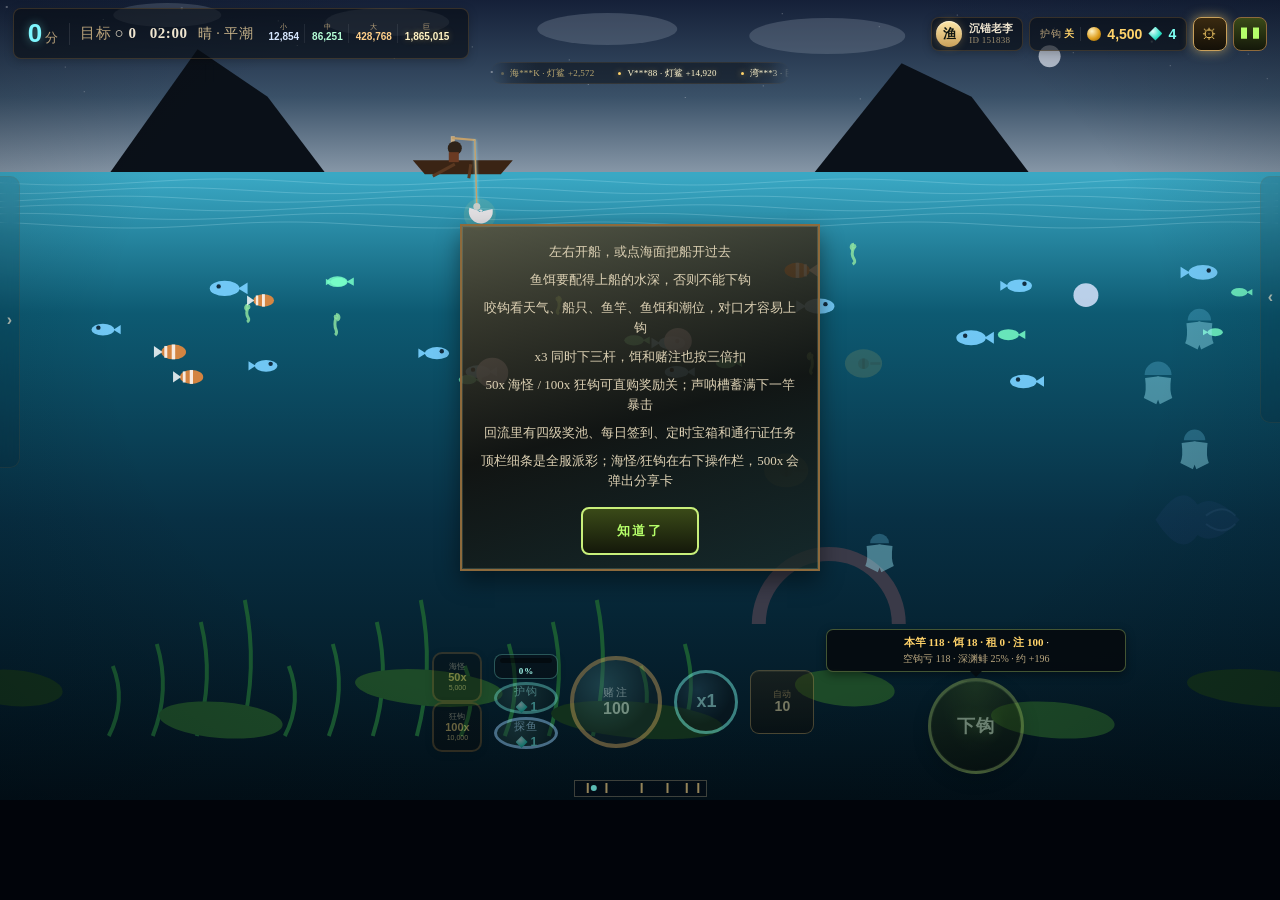
<file: index.html>
<!DOCTYPE html>
<html lang="zh-CN">
<head>
  <meta charset="UTF-8" />
  <meta name="viewport" content="width=device-width, initial-scale=1, maximum-scale=1, user-scalable=no, viewport-fit=cover" />
  <meta name="apple-mobile-web-app-capable" content="yes" />
  <meta name="mobile-web-app-capable" content="yes" />
  <!-- 本地 file:// 调试时避免拿到旧样式；部署到服务器时这几个头会被忽略 -->
  <meta http-equiv="Cache-Control" content="no-cache, no-store, must-revalidate" />
  <meta http-equiv="Pragma" content="no-cache" />
  <meta http-equiv="Expires" content="0" />
  <title>Deep Abyss Challenge</title>
  <link rel="stylesheet" href="css/game.css?v=65" />
</head>
<body>
  <div id="stage">
    <div class="sky-glow"></div>
    <div class="water-caustic"></div>
    <canvas id="sea"></canvas>
    <div class="vignette"></div>
    <div id="steer-layer" class="steer-layer"></div>

    <div id="rotate-hint" class="rotate-hint" aria-hidden="true">
      <div class="rotate-card copper">
        <div class="rotate-phone" aria-hidden="true"></div>
        <h2>请横屏游玩</h2>
        <p>深海更宽，横向开船和下钩都更顺手</p>
      </div>
    </div>

    <header class="hud-top">
      <div class="hud-left hud-bar">
        <div class="hud-stats">
          <span class="stat-score"><b id="points" class="cyan-text">0</b><small>分</small></span>
          <span class="stat-sep"></span>
          <span class="stat-item">目标<b id="goal-hud">○0</b></span>
          <span class="stat-item"><b id="time">02:00</b></span>
          <span class="stat-item wx" id="wx-hud">晴·平潮</span>
        </div>
        <div class="hud-center">
          <div class="jackpots" id="jackpots">
            <div class="jp mini"><small>小</small><b id="jp-mini">12,840</b></div>
            <div class="jp minor"><small>中</small><b id="jp-minor">86,200</b></div>
            <div class="jp major"><small>大</small><b id="jp-major">428,600</b></div>
            <div class="jp grand"><small>巨</small><b id="jp-grand">1,864,200</b></div>
          </div>
        </div>
      </div>
      <div class="hud-right">
        <!-- 玩家信息：头像 + 名称/ID，和金额同一区域（参考同类游戏把身份与余额放在一起） -->
        <div class="hud-bar player-chip" id="player-chip">
          <span class="player-avatar" id="player-avatar" aria-hidden="true">深</span>
          <span class="player-meta">
            <b id="player-name">深渊钓手</b>
            <small id="player-id">ID 000000</small>
          </span>
        </div>
        <div class="hud-bar hud-wallet">
          <span class="stat-item">护钩<b id="charm-hud">关</b></span>
          <span class="stat-sep"></span>
          <span class="coin-icon"></span>
          <b id="gold">4,500</b>
          <span class="gem-icon"></span>
          <b id="gems">4</b>
        </div>
        <button id="btn-gear" class="hub-btn gear-btn" type="button" title="设置" aria-label="设置">⚙</button>
        <button id="btn-pause" class="pause-btn" title="Pause">❚❚</button>
      </div>
      <div class="ticker" id="ticker">
        <div class="ticker-track" id="ticker-track"></div>
      </div>
    </header>

    <div class="drawer left" id="drawer-shop">
      <aside class="panel shop copper">
        <h2>鱼竿</h2>
        <div id="rods" class="item-row"></div>
        <h2>船只</h2>
        <div id="boats" class="item-row"></div>
        <div class="equipped">
          <div class="rent-cell">
            <span>咬钩</span>
            <b id="bite-hud">天气·船·竿·饵·潮</b>
          </div>
        </div>
      </aside>
      <button class="drawer-tab" id="tab-shop" type="button" aria-label="装备">
        <span class="tab-chev" aria-hidden="true"></span>
        <span class="tab-label">装备</span>
      </button>
    </div>

    <div class="drawer right" id="drawer-bait">
      <aside class="panel bait copper">
        <h2>鱼饵</h2>
        <div id="baits" class="bait-list"></div>
        <h2>天气</h2>
        <div id="wx-items" class="bait-list"></div>
      </aside>
      <button class="drawer-tab" id="tab-bait" type="button" aria-label="鱼饵">
        <span class="tab-chev" aria-hidden="true"></span>
        <span class="tab-label">鱼饵</span>
      </button>
    </div>

    <div id="fight-hint" class="fight-hint hidden">上钩了</div>
    <div class="streak" id="streak" hidden>COMBO x1</div>

    <div class="controls">
      <!-- 海怪 / 狂钩：竖排一列，和右侧按钮共用同一条底边 -->
      <div class="feat-stack">
        <button id="btn-kraken" class="feat-btn" type="button" title="直购海怪高爆关">
          <small>海怪</small>
          <strong>50x</strong>
          <span id="kraken-cost">5,000</span>
        </button>
        <button id="btn-frenzy" class="feat-btn" type="button" title="直购狂钩五线关">
          <small>狂钩</small>
          <strong>100x</strong>
          <span id="frenzy-cost">10,000</span>
        </button>
      </div>
      <div class="sonar-stack">
        <div class="sonar-meter compact">
          <div class="bar"><i id="sonar-fill"></i></div>
          <b id="sonar-txt">0%</b>
        </div>
        <!-- 护钩 / 探鱼：矩形上下叠放，中间一条竖线分隔 -->
        <button id="btn-charm" class="charm-btn" type="button" title="护钩">
          <small>护钩</small>
          <span class="gem-cost"><span class="gem-icon" aria-hidden="true"></span><strong>1</strong></span>
        </button>
        <button id="btn-sonar" class="charm-btn sonar-btn" type="button" title="探鱼">
          <small>探鱼</small>
          <span class="gem-cost"><span class="gem-icon" aria-hidden="true"></span><strong>1</strong></span>
          <strong class="sonar-time hidden">0秒</strong>
        </button>
      </div>
      <button id="btn-bet" class="bet-btn" type="button">
        <small>赌注</small>
        <strong id="bet-amt">100</strong>
      </button>
      <button id="btn-x3" class="x3-btn" type="button">
        <strong>x1</strong>
      </button>
      <!-- 自动玩：点开弹出轮次选择（10/20/50/100）+ 加速开关 -->
      <button id="btn-auto" class="auto-btn" type="button" title="自动玩">
        <small>自动</small>
        <strong id="auto-num">10</strong>
        <i id="auto-fill"></i>
      </button>
      <!-- 下钩：圆形主按钮，本次下竿的全部数据用小气泡挂在它上方 -->
      <div class="cast-btn-wrap">
        <div class="cast-bubble">
          <span id="cast-total">本竿 118</span>
          <span class="cast-bubble-sep">·</span>
          <span id="cast-odds">空钩亏 118 · 对口约 +70</span>
        </div>
        <button id="btn-cast" class="cast-card" type="button">
          <span class="cast-label">下钩</span>
        </button>
      </div>
    </div>

    <div id="win-fx" class="win-fx hidden"><b id="win-label"></b></div>

    <!-- 自动玩面板：轮次选择 + 加速开关（参考常见老虎机的 Auto 弹层） -->
    <div id="auto-panel" class="auto-panel copper hidden">
      <div class="auto-row">
        <span class="auto-label">局数</span>
        <button class="auto-chip" data-auto-n="10" type="button">10</button>
        <button class="auto-chip" data-auto-n="20" type="button">20</button>
        <button class="auto-chip" data-auto-n="50" type="button">50</button>
        <button class="auto-chip" data-auto-n="100" type="button">100</button>
      </div>
      <button id="auto-fast" class="auto-fast" type="button">
        <span class="auto-switch" aria-hidden="true"></span>
        <span>加速（跳过动画）</span>
      </button>
      <div class="auto-note" id="auto-note">每局约 0.7 秒</div>
      <div class="auto-row auto-actions">
        <button id="auto-go" class="auto-go" type="button">开始 10 局</button>
        <button id="auto-close" class="auto-cancel" type="button">取消</button>
      </div>
    </div>
    <!-- 系统设置：齿轮打开。音效/音乐开关、回流/冲榜都收在这里，
         不再占用主界面（参考同类游戏把系统功能放进设置面板）。 -->
    <div id="gear-panel" class="gear-panel copper hidden">
      <div class="gear-head">
        <span class="player-avatar big" id="gear-avatar" aria-hidden="true">深</span>
        <span class="player-meta">
          <b id="gear-name">深渊钓手</b>
          <small id="gear-id">ID 000000</small>
        </span>
        <button id="gear-close" class="gear-close" type="button" aria-label="关闭">✕</button>
      </div>
      <div class="gear-group">
        <div class="gear-group-title">声音</div>
        <button id="gear-sound" class="gear-toggle on" type="button">
          <span class="auto-switch" aria-hidden="true"></span>
          <span class="gear-toggle-txt">音效</span>
          <span class="gear-toggle-state" id="gear-sound-state">开</span>
        </button>
        <button id="gear-music" class="gear-toggle on" type="button">
          <span class="auto-switch" aria-hidden="true"></span>
          <span class="gear-toggle-txt">背景音乐</span>
          <span class="gear-toggle-state" id="gear-music-state">开</span>
        </button>
      </div>
      <div class="gear-group">
        <div class="gear-group-title">功能</div>
        <div class="gear-actions">
          <button id="gear-hub" class="gear-action" type="button">回流</button>
          <button id="gear-rank" class="gear-action rank" type="button">冲榜</button>
        </div>
      </div>
      <div class="gear-foot">Deep Abyss · <span id="gear-ver">v65</span></div>
    </div>

    <div id="toast" class="toast hidden"></div>
    <div id="catch-card" class="catch-card hidden"></div>
    <div id="pause-mask" class="mask hidden">
      <div class="pause-box copper">
        <h2>暂停</h2>
        <p>深渊还在等你的下一钩</p>
        <button id="btn-resume" class="cast-btn">继续</button>
      </div>
    </div>
    <div id="end-mask" class="mask hidden">
      <div class="pause-box copper">
        <h2>时间到</h2>
        <p id="end-summary"></p>
        <p id="end-log" class="end-log"></p>
        <button id="btn-again" class="cast-btn">再来一局</button>
      </div>
    </div>
    <div id="rank-mask" class="mask hidden">
      <div class="hub-box copper">
        <h2>周末深海捕鱼王</h2>
        <p class="hub-lead">本轮按有效投注额冲榜 · 最高倍作并列 · <b id="rank-left">00:00</b></p>
        <p class="hub-lead">奖池 <b id="rank-pool">28,000</b> · 你的注额 <b id="rank-you">0</b> · 最高 <b id="rank-mult">0x</b></p>
        <div id="rank-list" class="rank-list"></div>
        <button id="btn-rank-close" class="cast-btn" type="button">返回海面</button>
      </div>
    </div>
    <div id="share-mask" class="mask hidden">
      <div class="share-box copper">
        <h2>超高倍高光</h2>
        <canvas id="share-art" width="640" height="360"></canvas>
        <p id="share-caption">500x 可一键炫耀</p>
        <div class="share-row">
          <a id="share-tg" target="_blank" rel="noopener">Telegram</a>
          <a id="share-wa" target="_blank" rel="noopener">WhatsApp</a>
          <button id="share-sys" type="button">系统分享</button>
          <button id="share-copy" type="button">复制文案</button>
          <button id="share-dl" type="button">保存图片</button>
        </div>
        <button id="btn-share-close" class="cast-btn" type="button">继续钓</button>
      </div>
    </div>
    <div id="hub-mask" class="mask hidden">
      <div class="hub-box copper">
        <h2>深海回流</h2>
        <p class="hub-lead">小注也挂着百万奖池 · 每日回来领饵</p>
        <div class="check-row" id="check-row"></div>
        <button id="btn-checkin" class="cast-btn" type="button">领取今日签到</button>
        <div class="chest-row">
          <button id="btn-chest4" type="button"><small>4 小时箱</small><strong id="chest4-txt">可领</strong></button>
          <button id="btn-chest8" type="button"><small>8 小时箱</small><strong id="chest8-txt">可领</strong></button>
        </div>
        <h3>今日任务</h3>
        <div id="quest-list" class="quest-list"></div>
        <h3>深渊通行证</h3>
        <div class="bp-wrap">
          <span id="bp-lv">1 级</span>
          <div class="bp-bar"><i id="bp-fill"></i></div>
          <b id="bp-xp">0</b>
        </div>
        <div id="bp-tiers" class="bp-tiers"></div>
        <button id="btn-hub-close" class="cast-btn" type="button">返回海面</button>
      </div>
    </div>
    <div id="help-mask" class="help-tip copper hidden">
      <p>左右开船，或点海面把船开过去</p>
      <p>鱼饵要配得上船的水深，否则不能下钩</p>
      <p>咬钩看天气、船只、鱼竿、鱼饵和潮位，对口才容易上钩</p>
      <p>x3 同时下三杆，饵和赌注也按三倍扣</p>
      <p>50x 海怪 / 100x 狂钩可直购奖励关；声呐槽蓄满下一竿暴击</p>
      <p>回流里有四级奖池、每日签到、定时宝箱和通行证任务</p>
      <p>顶栏细条是全服派彩；海怪/狂钩在右下操作栏，500x 会弹出分享卡</p>
      <button id="btn-help" class="cast-btn" type="button">知道了</button>
    </div>
  </div>
  <script src="js/game.js?v=54"></script>
</body>
</html>
</file>
<file: css/game.css>
:root {
  --copper: #6e4a2a;
  --cyan: #7dfff2;
  --gold: #ffd36a;
  --ink: #f4ead4;
  --cast-green: #b6ff6a;
}

* { box-sizing: border-box; margin: 0; padding: 0; }

html, body {
  height: 100%;
  height: 100dvh;
  overflow: hidden;
  background: #01040a;
  font-family: Palatino, "Palatino Linotype", Georgia, serif;
  color: var(--ink);
  user-select: none;
  touch-action: manipulation;
  -webkit-tap-highlight-color: transparent;
}

#stage {
  position: relative;
  width: min(100vw, 100dvw, calc(min(100vh, 100dvh) * 1024 / 640));
  height: min(100vh, 100dvh, calc(min(100vw, 100dvw) * 640 / 1024));
  margin: 0 auto;
  overflow: hidden;
  background:
    radial-gradient(ellipse at 50% 8%, rgba(80, 90, 110, 0.35), transparent 42%),
    linear-gradient(#1a2230 0%, #0a3048 18%, #06344c 32%, #022033 62%, #010814 100%);
}
#stage[data-wx="clear"] {
  background:
    radial-gradient(ellipse at 50% 6%, rgba(140, 160, 190, 0.35), transparent 42%),
    linear-gradient(#1a2840 0%, #0a4058 22%, #06344c 40%, #021018 100%);
}
#stage[data-wx="overcast"] {
  background: linear-gradient(#1a1c22 0%, #243038 30%, #12181c 100%);
}
#stage[data-wx="wind"] {
  background: linear-gradient(#1a3048 0%, #1a6080 28%, #0a2030 100%);
}
#stage[data-wx="rain"] {
  background: linear-gradient(#080a10 0%, #121820 24%, #060a10 100%);
}
#stage[data-wx="heat"] {
  background: linear-gradient(#4a1808 0%, #c45a18 22%, #2a1408 100%);
}
#stage[data-wx="fog"] {
  background: linear-gradient(#4a545c 0%, #6a6e74 28%, #2a3438 100%);
}
#stage[data-wx="frog"] {
  background: linear-gradient(#102010 0%, #1a5a30 26%, #081408 100%);
}
#stage[data-wx="glow"] {
  background: linear-gradient(#021018 0%, #0a4a48 28%, #01080c 100%);
}
#stage[data-wx="gold"] {
  background: linear-gradient(#2a1404 0%, #8a5810 24%, #140c04 100%);
}
#stage[data-wx="rain"] .vignette {
  background: radial-gradient(ellipse at 50% 42%, transparent 48%, rgba(0, 4, 10, 0.55) 100%);
}
#stage[data-wx="fog"] .vignette {
  background: radial-gradient(ellipse at 50% 42%, rgba(180,190,200,0.12) 40%, rgba(80,90,100,0.35) 100%);
}
#stage[data-wx="frog"] .water-caustic {
  background:
    radial-gradient(ellipse at 30% 10%, rgba(80, 255, 120, 0.16), transparent 40%),
    radial-gradient(ellipse at 70% 30%, rgba(40, 180, 80, 0.12), transparent 45%);
}
#stage[data-wx="glow"] .water-caustic {
  background:
    radial-gradient(ellipse at 40% 20%, rgba(80, 255, 220, 0.22), transparent 45%),
    radial-gradient(ellipse at 70% 40%, rgba(40, 220, 200, 0.14), transparent 50%);
}
#stage[data-wx="gold"] .water-caustic {
  background: radial-gradient(ellipse at 50% 18%, rgba(255, 200, 80, 0.2), transparent 48%);
}

.sky-glow {
  position: absolute;
  left: 0;
  right: 0;
  top: 0;
  height: 22%;
  pointer-events: none;
  background: linear-gradient(to bottom, rgba(18, 24, 36, 0.2), transparent);
  z-index: 1;
}

.water-caustic {
  position: absolute;
  inset: 18% 0 0;
  pointer-events: none;
  z-index: 2;
  background:
    radial-gradient(ellipse at 30% 10%, rgba(80, 220, 255, 0.08), transparent 40%),
    radial-gradient(ellipse at 70% 30%, rgba(40, 180, 160, 0.07), transparent 45%);
  animation: caustic 8s ease-in-out infinite alternate;
}

@keyframes caustic {
  from { opacity: 0.7; transform: translateX(-1%); }
  to { opacity: 1; transform: translateX(1%); }
}

#sea {
  position: absolute;
  inset: 0;
  width: 100%;
  height: 100%;
  display: block;
  z-index: 3;
  pointer-events: none;
}

.vignette {
  position: absolute;
  inset: 0;
  z-index: 4;
  pointer-events: none;
  background: radial-gradient(ellipse at 50% 42%, transparent 58%, rgba(0, 6, 14, 0.28) 100%);
}

.copper {
  background:
    linear-gradient(165deg, rgba(92, 74, 48, 0.82), rgba(18, 16, 12, 0.9) 55%, rgba(24, 40, 38, 0.78));
  border: 2px solid #8d6a3c;
  box-shadow:
    inset 0 0 0 1px rgba(180, 220, 190, 0.18),
    0 10px 22px rgba(0, 0, 0, 0.45);
}

.hud-top {
  position: absolute;
  z-index: 8;
  top: 1%;
  left: 1%;
  right: 1%;
  display: grid;
  grid-template-columns: minmax(0, 1fr) auto minmax(0, 1fr);
  grid-template-areas:
    "left center right"
    "ticker ticker ticker";
  align-items: center;
  gap: 3px 8px;
  pointer-events: none;
}
.hud-top * { pointer-events: auto; }
.hud-left { grid-area: left; justify-self: start; max-width: 100%; }
/* 桌面端：stats / 奖池 两个包装层透明化，.hud-left 依旧是一条横向条 */
.hud-stats,
.hud-center { display: contents; }
.hud-right {
  grid-area: right;
  justify-self: end;
  display: flex;
  align-items: center;
  gap: 6px;
  flex-wrap: nowrap;
}

.hud-bar {
  display: flex;
  align-items: center;
  gap: 7px;
  min-height: 34px;
  padding: 4px 10px;
  background: rgba(8, 12, 18, 0.62);
  border: 1px solid rgba(141, 106, 60, 0.32);
  border-radius: 8px;
  box-shadow: 0 2px 10px rgba(0, 0, 0, 0.22);
  white-space: nowrap;
}
.hud-left.hud-bar {
  min-height: 51px;
  padding: 6px 14px;
  gap: 10px;
}
.stat-score {
  display: inline-flex;
  align-items: baseline;
  gap: 3px;
}
.hud-left .stat-score b {
  font-size: clamp(21px, 2.1vw, 26px);
  line-height: 1;
  font-family: "Avenir Next", "Segoe UI", sans-serif;
}
.hud-left .stat-score small {
  font-size: 13px;
  color: #b9a27a;
  letter-spacing: 0.08em;
}
.stat-sep {
  width: 1px;
  height: 14px;
  background: rgba(255, 255, 255, 0.1);
  flex-shrink: 0;
}
.hud-left .stat-sep { height: 22px; }
.stat-item {
  font-size: 10px;
  color: #b9a27a;
  letter-spacing: 0.04em;
}
.hud-left .stat-item { font-size: 15px; }
.stat-item b { color: #f0e6d0; margin-left: 3px; font-weight: 600; }
.stat-item.wx { color: #c9b48a; max-width: 7em; overflow: hidden; text-overflow: ellipsis; }
.hud-left .stat-item.wx { max-width: 9em; font-size: 14px; }
.hud-wallet {
  gap: 6px;
  font-size: clamp(11px, 1.1vw, 14px);
  font-family: "Avenir Next", "Segoe UI", sans-serif;
}
.hud-wallet b { color: var(--gold); }
.hud-wallet #gems { color: var(--cyan); }
.cyan-text {
  color: #7ef7ff;
  text-shadow: 0 0 10px rgba(125, 255, 242, 0.45);
}

.sonar-stack {
  display: flex;
  flex-direction: column;
  align-items: center;
  gap: 3px;
}
.sonar-meter {
  min-width: 108px;
  padding: 6px 10px;
  border-radius: 10px;
  font-size: 10px;
  letter-spacing: 0.1em;
  color: #d8c7a2;
}
.sonar-meter.compact {
  min-width: 0;
  width: 64px;
  padding: 3px 5px 2px;
  border-radius: 8px;
  background: rgba(8, 12, 18, 0.55);
  border: 1px solid rgba(106, 212, 200, 0.35);
  box-shadow: 0 2px 8px rgba(0, 0, 0, 0.2);
  text-align: center;
}
.sonar-meter .bar {
  height: 7px;
  margin: 5px 0 3px;
  border-radius: 4px;
  overflow: hidden;
  background: rgba(0, 0, 0, 0.45);
}
.sonar-meter.compact .bar {
  height: 5px;
  margin: 0 0 2px;
}
.sonar-meter .bar i {
  display: block;
  height: 100%;
  width: 0%;
  background: linear-gradient(90deg, #3ad4ff, #b6ff6a);
  box-shadow: 0 0 8px rgba(90, 220, 255, 0.55);
}
.sonar-meter.ready .bar i {
  background: linear-gradient(90deg, #ffd36a, #ff8a4a);
}
.sonar-meter b { color: #fff; font-size: 12px; }
.sonar-meter.compact b { font-size: 9px; color: #9ff5e8; line-height: 1; }

.coin-icon, .gem-icon {
  width: 14px;
  height: 14px;
  flex-shrink: 0;
  display: inline-block;
}
.coin-icon { border-radius: 50%; background: radial-gradient(circle at 35% 30%, #fff3c4, #e0a020 55%, #8a5a00); }
.gem-icon {
  background: radial-gradient(circle at 35% 30%, #dffffa, #2ee0c5 55%, #0a6e6a);
  clip-path: polygon(50% 0%, 100% 50%, 50% 100%, 0% 50%);
}

.pause-btn {
  width: 34px;
  height: 34px;
  border-radius: 8px;
  border: 1px solid #8d6a3c;
  background: linear-gradient(#3a4a18, #14180a);
  color: var(--cast-green);
  cursor: pointer;
  font-size: 12px;
  flex-shrink: 0;
}
.hub-btn {
  height: 34px;
  padding: 0 9px;
  border-radius: 8px;
  border: 1px solid #c9a05a;
  background: linear-gradient(#3a2a10, #141008);
  color: #ffd36a;
  letter-spacing: 0.1em;
  font-size: 11px;
  cursor: pointer;
  flex-shrink: 0;
}
.hub-btn.pulse {
  box-shadow: 0 0 12px rgba(255, 211, 106, 0.55);
}
.rank-btn { border-color: #7dfff2; color: #7dfff2; }
.sound-btn { border-color: #b6ff6a; color: var(--cast-green); min-width: 34px; padding: 0 6px; }
.sound-btn.off { border-color: rgba(141, 106, 60, 0.7); color: #8a7a5a; }
.music-btn { border-color: #b6ff6a; color: var(--cast-green); min-width: 34px; padding: 0 6px; }
.music-btn.off { border-color: rgba(141, 106, 60, 0.7); color: #8a7a5a; }
.gear-btn {
  border-color: #c9a05a;
  color: #ffd36a;
  min-width: 34px;
  padding: 0 6px;
  font-size: 15px;
  line-height: 1;
}

/* ---- 玩家信息：头像 + 名称/ID，放在余额旁边 ---- */
.player-chip {
  display: flex;
  align-items: center;
  gap: 7px;
  padding: 3px 9px 3px 4px;
}
.player-avatar {
  flex: 0 0 auto;
  width: 26px;
  height: 26px;
  border-radius: 50%;
  display: flex;
  align-items: center;
  justify-content: center;
  font-size: 13px;
  font-weight: 700;
  color: #0d1410;
  background: linear-gradient(180deg, #ffe7a8, #c9a05a);
  box-shadow: inset 0 1px 0 rgba(255, 255, 255, 0.5), 0 0 8px rgba(201, 160, 90, 0.35);
}
.player-avatar.big { width: 38px; height: 38px; font-size: 18px; }
.player-meta { display: flex; flex-direction: column; line-height: 1.15; }
.player-meta b { font-size: 11px; color: #f0e6d0; font-weight: 600; }
.player-meta small { font-size: 9px; color: #9c8d6e; letter-spacing: 0.03em; }

/* ---- 系统设置面板 ---- */
.gear-panel {
  position: absolute;
  z-index: 14;
  /* 从顶部信息条下方展开，避开右下角的"下钩"气泡（之前 bottom 对齐会重叠） */
  top: 56px;
  right: 2.2%;
  width: min(248px, 62%);
  max-height: calc(100% - 70px);
  overflow-y: auto;
  padding: 12px 13px;
  border-radius: 12px;
  display: flex;
  flex-direction: column;
  gap: 10px;
  text-align: left;
  /* 独立的不透明底：面板会盖在海面/UI 上，用 .copper 的半透明底会看不清 */
  background: linear-gradient(180deg, rgba(26, 20, 12, 0.97), rgba(12, 10, 6, 0.98));
  box-shadow: 0 10px 26px rgba(0, 0, 0, 0.55);
}
.gear-panel.hidden { display: none; }
.gear-head {
  display: flex;
  align-items: center;
  gap: 9px;
  padding-bottom: 9px;
  border-bottom: 1px solid rgba(201, 160, 90, 0.28);
}
.gear-head .player-meta { flex: 1 1 auto; }
.gear-head .player-meta b { font-size: 13px; }
.gear-head .player-meta small { font-size: 10px; }
.gear-close {
  flex: 0 0 auto;
  width: 26px;
  height: 26px;
  border-radius: 7px;
  border: 1px solid rgba(201, 160, 90, 0.5);
  background: rgba(10, 14, 10, 0.7);
  color: #c9b894;
  font-size: 12px;
  cursor: pointer;
}
.gear-group { display: flex; flex-direction: column; gap: 6px; }
.gear-group-title {
  font-size: 9px;
  letter-spacing: 0.14em;
  color: #9c8d6e;
}
.gear-toggle {
  display: flex;
  align-items: center;
  gap: 9px;
  width: 100%;
  padding: 7px 9px;
  border-radius: 8px;
  border: 1px solid rgba(201, 160, 90, 0.42);
  background: rgba(10, 14, 10, 0.66);
  color: #ddd1b4;
  font-size: 12px;
  cursor: pointer;
  text-align: left;
}
.gear-toggle-txt { flex: 1 1 auto; }
.gear-toggle-state { flex: 0 0 auto; font-size: 11px; color: #8a7a5a; }
.gear-toggle.on { border-color: rgba(182, 255, 106, 0.55); }
.gear-toggle.on .gear-toggle-state { color: var(--cast-green); }
.gear-toggle.on .auto-switch { background: rgba(30, 70, 40, 0.95); border-color: var(--cast-green); }
.gear-toggle.on .auto-switch::after { transform: translateX(100%); background: var(--cast-green); }
.gear-toggle .auto-switch { width: 34px; height: 17px; }
.gear-actions { display: flex; gap: 8px; }
.gear-action {
  flex: 1 1 0;
  height: 34px;
  border-radius: 8px;
  border: 1px solid rgba(201, 160, 90, 0.6);
  background: rgba(14, 18, 12, 0.85);
  color: #f0e6d0;
  font-size: 12px;
  letter-spacing: 0.06em;
  cursor: pointer;
}
.gear-action.rank { border-color: #7dfff2; color: #7dfff2; }
.gear-foot {
  text-align: right;
  font-size: 9px;
  color: rgba(244, 234, 212, 0.32);
  letter-spacing: 0.04em;
}

.ticker {
  grid-area: ticker;
  position: relative;
  justify-self: center;
  width: min(100%, 300px);
  height: 22px;
  overflow: hidden;
  border-radius: 999px;
  pointer-events: none;
  background: linear-gradient(90deg, rgba(6, 10, 16, 0.18), rgba(6, 10, 16, 0.5) 16%, rgba(6, 10, 16, 0.5) 84%, rgba(6, 10, 16, 0.18));
  border: 1px solid rgba(141, 106, 60, 0.2);
  /* 两端淡出，滚动时不会在边缘硬切 */
  -webkit-mask-image: linear-gradient(90deg, transparent, #000 7%, #000 93%, transparent);
  mask-image: linear-gradient(90deg, transparent, #000 7%, #000 93%, transparent);
  display: flex;
  align-items: center;
}
.ticker-track {
  display: inline-flex;
  align-items: center;
  gap: 24px;
  white-space: nowrap;
  padding: 0 10px;
  font-size: 9px;
  line-height: 1.2;
  color: rgba(255, 224, 138, 0.7);
  animation: ticker 40s linear infinite;
  will-change: transform;
}
.ticker-track span { letter-spacing: 0.02em; }
.ticker-track span::before {
  content: "";
  display: inline-block;
  width: 3px;
  height: 3px;
  margin-right: 6px;
  border-radius: 50%;
  background: rgba(255, 211, 106, 0.45);
  vertical-align: middle;
}
.ticker-track .hot { color: #fff6d0; text-shadow: 0 0 6px rgba(255, 211, 106, 0.45); }
.ticker-track .hot::before { background: var(--gold); box-shadow: 0 0 6px rgba(255, 211, 106, 0.8); }
@keyframes ticker {
  from { transform: translateX(0); }
  to { transform: translateX(-50%); }
}

.rank-list { display: flex; flex-direction: column; gap: 4px; margin: 8px 0 12px; max-height: 42vh; overflow: auto; }
.rank-row {
  display: grid;
  grid-template-columns: 28px 1fr 90px 52px;
  gap: 6px;
  align-items: center;
  font-size: 12px;
  padding: 6px 8px;
  border-radius: 6px;
  background: rgba(0, 0, 0, 0.28);
  color: #ddd1b4;
}
.rank-row.you { border: 1px solid #ffd36a; color: #ffe08a; }
.rank-row b { color: #fff; }

.share-box {
  width: min(94%, 520px);
  padding: 14px 14px 12px;
  border-radius: 12px;
  text-align: center;
}
.share-box h2 { color: var(--gold); letter-spacing: 0.16em; }
.share-box canvas {
  width: 100%;
  height: auto;
  border-radius: 8px;
  margin: 8px 0;
  border: 1px solid rgba(255, 211, 106, 0.35);
}
.share-row {
  display: flex;
  flex-wrap: wrap;
  gap: 6px;
  justify-content: center;
  margin-bottom: 8px;
}
.share-row a, .share-row button {
  padding: 6px 10px;
  border-radius: 6px;
  border: 1px solid rgba(125, 255, 242, 0.4);
  background: rgba(8, 20, 24, 0.6);
  color: #7dfff2;
  text-decoration: none;
  font-size: 12px;
  cursor: pointer;
}

.jackpots {
  display: flex;
  align-items: center;
  gap: 2px;
  pointer-events: none;
  position: relative;
  z-index: 3;
}
.jackpots .jp {
  min-width: 0;
  text-align: center;
  padding: 0 5px;
  border-right: 1px solid rgba(255, 255, 255, 0.08);
}
.jackpots .jp:last-child { border-right: none; }
.jackpots small {
  display: block;
  font-size: 7px;
  letter-spacing: 0.06em;
  color: #b9a27a;
  line-height: 1;
}
.jackpots b {
  display: block;
  font-size: 10px;
  line-height: 1.2;
  font-family: "Avenir Next", "Segoe UI", sans-serif;
  color: #ffe08a;
}
.jackpots .mini b { color: #d8e8ff; }
.jackpots .minor b { color: #b6ffd8; }
.jackpots .major b { color: #ffd08a; }
.jackpots .grand b { color: #fff3c4; font-size: 10px; text-shadow: 0 0 6px rgba(255, 211, 106, 0.35); }
.jackpots.hit {
  animation: jp-hit 0.55s ease;
}
@keyframes jp-hit {
  0%, 100% { transform: scale(1); }
  40% { transform: scale(1.06); box-shadow: 0 0 14px rgba(255, 211, 106, 0.45); }
}

.hub-box {
  width: min(92%, 420px);
  max-height: 88%;
  overflow: auto;
  padding: 16px 16px 14px;
  border-radius: 12px;
  text-align: left;
}
.hub-box h2 { letter-spacing: 0.16em; color: var(--gold); text-align: center; }
.hub-lead { text-align: center; color: #ddd1b4; font-size: 12px; margin: 4px 0 10px; }
.hub-box h3 { font-size: 12px; letter-spacing: 0.16em; color: #d8c7a2; margin: 12px 0 6px; }
.check-row { display: flex; gap: 4px; margin-bottom: 8px; }
.check-day {
  flex: 1;
  text-align: center;
  font-size: 10px;
  padding: 6px 0;
  border-radius: 6px;
  border: 1px solid #6a4a28;
  color: #d8c7a2;
}
.check-day.on { border-color: #ffd36a; color: #ffe08a; background: rgba(255, 211, 106, 0.12); }
.check-day.now { box-shadow: 0 0 8px rgba(255, 211, 106, 0.35); }
.chest-row { display: flex; gap: 8px; margin: 10px 0; }
.chest-row button {
  flex: 1;
  padding: 8px;
  border-radius: 8px;
  border: 1px solid rgba(125, 255, 242, 0.35);
  background: rgba(8, 20, 24, 0.55);
  color: #7dfff2;
  cursor: pointer;
}
.chest-row button small { display: block; font-size: 10px; color: #d8c7a2; }
.chest-row button strong { font-size: 14px; }
.chest-row button:disabled { opacity: 0.5; cursor: not-allowed; }
.quest-list { display: flex; flex-direction: column; gap: 6px; }
.quest-item {
  display: flex;
  align-items: center;
  justify-content: space-between;
  gap: 8px;
  font-size: 12px;
  padding: 6px 8px;
  border-radius: 6px;
  background: rgba(0, 0, 0, 0.28);
}
.quest-item button {
  padding: 4px 8px;
  border-radius: 6px;
  border: 1px solid #c8ef7a;
  background: transparent;
  color: #c8ef7a;
  cursor: pointer;
}
.quest-item button:disabled { opacity: 0.4; }
.bp-wrap { display: flex; align-items: center; gap: 8px; font-size: 12px; }
.bp-bar {
  flex: 1;
  height: 8px;
  border-radius: 4px;
  overflow: hidden;
  background: rgba(0, 0, 0, 0.4);
}
.bp-bar i { display: block; height: 100%; width: 0; background: linear-gradient(90deg, #7dfff2, #ffd36a); }
.bp-tiers { display: flex; flex-wrap: wrap; gap: 4px; margin: 8px 0 12px; }
.bp-tier {
  font-size: 10px;
  padding: 5px 6px;
  border-radius: 6px;
  border: 1px solid #6a4a28;
  color: #d8c7a2;
  cursor: pointer;
  background: rgba(0, 0, 0, 0.25);
}
.bp-tier.ready { border-color: #c8ef7a; color: #c8ef7a; }
.bp-tier.got { opacity: 0.45; cursor: default; }
.hub-box .cast-btn { width: 100%; margin-top: 6px; }

.drawer {
  position: absolute;
  z-index: 10;
  top: 22%;
  display: flex;
  align-items: stretch;
  max-height: 70%;
  transition: transform 0.32s ease;
  pointer-events: none;
}
.drawer > * { pointer-events: auto; }

.drawer.left { left: 0; }
.drawer.left:not(.open) { transform: translateX(calc(-100% + 20px)); }

.drawer.right {
  right: 0;
  flex-direction: row-reverse;
}
.drawer.right:not(.open) { transform: translateX(calc(100% - 20px)); }

.drawer .panel.copper {
  background: linear-gradient(165deg, rgba(92, 74, 48, 0.24), rgba(18, 16, 12, 0.34) 55%, rgba(24, 40, 38, 0.28));
  backdrop-filter: blur(5px);
  -webkit-backdrop-filter: blur(5px);
  border-color: rgba(141, 106, 60, 0.28);
  box-shadow: inset 0 0 0 1px rgba(180, 220, 190, 0.08);
}

.drawer-tab {
  width: 20px;
  min-height: 68px;
  padding: 10px 0;
  display: flex;
  flex-direction: column;
  align-items: center;
  justify-content: center;
  gap: 5px;
  background: rgba(6, 12, 20, 0.1);
  border: 1px solid rgba(141, 106, 60, 0.14);
  color: rgba(232, 220, 196, 0.68);
  cursor: pointer;
  backdrop-filter: blur(4px);
  -webkit-backdrop-filter: blur(4px);
  transition: background 0.22s ease, border-color 0.22s ease, color 0.22s ease;
}
.drawer.left .drawer-tab {
  border-left: none;
  border-radius: 0 10px 10px 0;
}
.drawer.right .drawer-tab {
  border-right: none;
  border-radius: 10px 0 0 10px;
}
.drawer-tab:hover,
.drawer-tab:focus-visible {
  background: rgba(10, 18, 28, 0.2);
  border-color: rgba(141, 106, 60, 0.28);
  color: rgba(255, 240, 210, 0.88);
}
.drawer.open .drawer-tab {
  background: rgba(8, 14, 22, 0.14);
  border-color: rgba(141, 106, 60, 0.2);
}
.tab-chev {
  font-size: 16px;
  font-weight: 600;
  line-height: 1;
}
.tab-chev::before { display: block; }
.drawer.left:not(.open) .tab-chev::before { content: "›"; }
.drawer.left.open .tab-chev::before { content: "‹"; }
.drawer.right:not(.open) .tab-chev::before { content: "‹"; }
.drawer.right.open .tab-chev::before { content: "›"; }
.tab-label {
  writing-mode: vertical-rl;
  text-orientation: mixed;
  font-size: 9px;
  letter-spacing: 0.18em;
  line-height: 1;
  opacity: 0;
  max-height: 0;
  overflow: hidden;
  transition: opacity 0.22s ease, max-height 0.22s ease;
}
.drawer.open .tab-label {
  opacity: 0.65;
  max-height: 4em;
}

.panel {
  padding: 10px 10px 12px;
  overflow: auto;
}
.panel.shop { width: 228px; }
.panel.bait {
  width: 168px;
  padding: 6px 6px 8px;
  overflow: hidden;
}
.panel.bait h2 { font-size: 9px; margin: 2px 0 5px; }
.panel h2 {
  font-size: 11px;
  letter-spacing: 0.2em;
  color: #e8d5a8;
  margin: 6px 0 8px;
  text-align: center;
}

.item-row {
  display: flex;
  gap: 6px;
  justify-content: center;
}
.bait-list {
  display: grid;
  grid-template-columns: 1fr 1fr;
  gap: 5px;
}

.item, .bait-item {
  display: flex;
  flex-direction: column;
  align-items: center;
  gap: 3px;
  padding: 6px 4px;
  border: 1px solid #6a4a28;
  background: rgba(10, 8, 6, 0.55);
  cursor: pointer;
  border-radius: 8px;
  color: inherit;
}
.bait-item.omen {
  border-color: #6ecf7a;
  background: rgba(18, 32, 14, 0.7);
}
.bait-item.omen.active { box-shadow: 0 0 8px rgba(110, 207, 122, 0.45); }
.item .blurb, .bait-item .blurb {
  font-size: 9px;
  letter-spacing: 0.04em;
  color: #c9b894;
}
.item:hover, .bait-item:hover { border-color: var(--gold); }
.item.owned { outline: 1px solid rgba(125, 255, 239, 0.45); }
.item.active, .bait-item.active {
  border-color: var(--cyan);
  box-shadow: 0 0 10px rgba(125, 255, 239, 0.4);
}

.icon-art { width: 54px; height: 28px; }
.bait-item {
  padding: 4px 2px;
  gap: 1px;
  min-width: 0;
  width: 100%;
}
.bait-item .icon-art { width: 30px; height: 20px; }
.bait-item .price { font-size: 9px; }
.bait-item .blurb {
  font-size: 7px;
  line-height: 1.15;
  max-width: 100%;
  overflow: hidden;
  text-overflow: ellipsis;
  white-space: nowrap;
}
.panel.bait .bait-item.omen .blurb { white-space: normal; display: -webkit-box; -webkit-line-clamp: 2; -webkit-box-orient: vertical; }
.price { font-size: 11px; color: var(--gold); }
.price.gems { color: var(--cyan); }

.equipped {
  margin-top: 10px;
  display: flex;
  flex-direction: column;
  gap: 6px;
  font-size: 10px;
}
.cast-card {
  display: flex;
  flex-direction: column;
  align-items: center;
  justify-content: center;
  gap: 4px;
  min-width: 148px;
  max-width: 176px;
  padding: 10px 14px 8px;
  border-radius: 16px;
  border: 2px solid rgba(200, 239, 122, 0.62);
  background:
    radial-gradient(ellipse at 50% 0%, rgba(140, 210, 70, 0.18), transparent 58%),
    linear-gradient(168deg, rgba(40, 54, 16, 0.97), rgba(10, 14, 5, 0.98));
  box-shadow:
    0 6px 18px rgba(0, 0, 0, 0.34),
    0 0 0 1px rgba(200, 239, 122, 0.08) inset,
    inset 0 1px 0 rgba(220, 255, 180, 0.14);
  color: var(--cast-green);
  cursor: pointer;
  text-align: center;
  flex-shrink: 0;
  transition: border-color 0.18s ease, box-shadow 0.18s ease, transform 0.12s ease;
}
.cast-card:hover:not(:disabled) {
  border-color: rgba(200, 239, 122, 0.88);
  box-shadow:
    0 8px 22px rgba(0, 0, 0, 0.38),
    0 0 18px rgba(182, 255, 106, 0.22),
    inset 0 1px 0 rgba(220, 255, 180, 0.2);
}
.cast-card:active:not(:disabled) { transform: scale(0.97); }
.cast-card:disabled { opacity: 0.45; cursor: not-allowed; }
.cast-label {
  font-size: 17px;
  font-weight: 700;
  letter-spacing: 0.24em;
  line-height: 1;
  text-shadow: 0 0 14px rgba(182, 255, 106, 0.32);
}
.bet-btn em {
  font-style: normal;
  font-size: 10px;
  color: var(--gold);
}
.charm-btn {
  width: 64px;
  height: 64px;
  border-radius: 50%;
  border: 3px solid #6ad4c8;
  background: radial-gradient(circle at 35% 30%, #2a4a48, #0a1818);
  color: #9ff5e8;
  cursor: pointer;
  display: flex;
  flex-direction: column;
  align-items: center;
  justify-content: center;
  gap: 2px;
}
.charm-btn small { letter-spacing: 0.16em; font-size: 11px; }
.charm-btn strong { font-size: 12px; }
.charm-btn .sonar-time { font-size: 12px; color: #9ff5e8; }
.gem-cost {
  display: inline-flex;
  align-items: center;
  gap: 3px;
  line-height: 1;
}
.gem-cost .gem-icon { width: 12px; height: 12px; }
.gem-cost strong { font-size: 12px; color: var(--cyan); font-weight: 700; }
.charm-btn:disabled { opacity: 0.45; }

button, .drawer-tab, .item, .bait-item {
  touch-action: manipulation;
}

@media (max-width: 900px) {
  .hud-top {
    grid-template-columns: 1fr 1fr;
    grid-template-areas:
      "left right"
      "center center"
      "ticker ticker";
    gap: 4px;
  }
  .hud-left, .hud-right { justify-self: stretch; }
  .hud-right { flex-wrap: wrap; justify-content: flex-end; }
  .hud-bar { min-height: 30px; padding: 3px 7px; gap: 5px; }
  .hud-left.hud-bar { min-height: 44px; padding: 5px 10px; gap: 7px; }
  .hud-left .stat-score b { font-size: clamp(18px, 1.8vw, 22px); }
  .hud-left .stat-score small { font-size: 11px; }
  .hud-left .stat-item { font-size: 12px; }
  .hud-left .stat-sep { height: 18px; }
  .stat-item.wx { display: none; }
  .jackpots b { font-size: 9px; }
  .jackpots small { font-size: 6px; }
  .hub-btn, .pause-btn { height: 30px; }
  .pause-btn { width: 30px; }
  .ticker { width: min(100%, 220px); height: 18px; }
  .ticker-track { font-size: 8px; gap: 18px; }
  .feat-btn { width: 44px; height: 44px; }
  .feat-btn strong { font-size: 10px; }
  .panel.shop { width: min(46vw, 200px); }
  .panel.bait { width: min(44vw, 168px); }
  .item { width: 52px; min-height: 44px; }
  .bait-item { min-height: 44px; }
  .drawer-tab {
    width: 24px;
    min-height: 76px;
  }
  .tab-chev { font-size: 17px; }
  .bet-btn, .charm-btn, .x3-btn {
    width: 64px;
    height: 64px;
  }
  .cast-card {
    min-width: 128px;
    max-width: 158px;
    padding: 8px 11px 7px;
    border-radius: 14px;
  }
  .cast-label { font-size: 15px; letter-spacing: 0.18em; }
  .cast-total { font-size: 11px; padding: 2px 8px; }
  .cast-btn {
    min-width: 108px;
    min-height: 48px;
  }
  .controls {
    right: 3%;
    bottom: max(2.2%, 8px);
    gap: 8px;
  }
  .hub-btn, .pause-btn {
    min-width: 44px;
    min-height: 44px;
  }
  .drawer-tab { min-height: 116px; }
  .banner {
    min-width: 36%;
    padding: 6px 16px;
    font-size: 10px;
  }
}

@media (pointer: coarse) {
  .drawer-tab { width: 26px; min-height: 80px; }
  .drawer.left:not(.open) { transform: translateX(calc(-100% + 24px)); }
  .drawer.right:not(.open) { transform: translateX(calc(100% - 24px)); }
}

/* 护钩／探鱼两个圆钮保持正方形（手机端由 @media (pointer: coarse) 里的合并按钮规则接管） */
@media (pointer: fine) {
  .charm-btn { width: 100%; height: 32px; min-height: 0; box-sizing: border-box; }
  .sonar-stack { width: 64px; }
  /* 桌面端也一样：下钩是圆形主按钮 + 上方数据气泡，与手机保持一致 */
  .cast-btn-wrap { display: flex; flex-direction: column; align-items: center; gap: 6px; }
  .cast-card {
    width: 96px;
    height: 96px;
    min-width: 0;
    max-width: none;
    padding: 0;
    border-radius: 50%;
    border-width: 3px;
    gap: 0;
  }
  .cast-label { font-size: 18px; letter-spacing: 0.08em; color: #e8ffd0; }
  .cast-bubble {
    position: relative;
    width: 300px;
    padding: 5px 10px;
    border-radius: 7px;
    background: rgba(6, 11, 15, 0.9);
    border: 1px solid rgba(200, 239, 122, 0.32);
    box-shadow: 0 3px 10px rgba(0, 0, 0, 0.4);
    text-align: center;
    white-space: nowrap;
    font-size: 11px;
  }
  .cast-bubble::after {
    content: "";
    position: absolute;
    top: 100%;
    left: 50%;
    transform: translateX(-50%);
    border: 6px solid transparent;
    border-top-color: rgba(6, 11, 15, 0.9);
  }
  #cast-total { color: var(--gold); font-weight: 600; }
  #cast-odds { display: block; color: #b9a67f; font-size: 10px; margin-top: 2px; }
}
.equipped div {
  background: rgba(0, 0, 0, 0.18);
  padding: 6px 4px;
  border: 1px solid rgba(90, 62, 34, 0.35);
  text-align: center;
}
.equipped span { display: block; color: #b9a27a; margin-bottom: 3px; }
.equipped b { font-size: 11px; color: #fff; }
.x3-btn {
  width: 64px;
  height: 64px;
  border-radius: 50%;
  border: 3px solid #7dffef;
  background: radial-gradient(circle at 35% 30%, #2a4a58, #0c1418 62%);
  color: #b6fff4;
  cursor: pointer;
  display: flex;
  flex-direction: column;
  align-items: center;
  justify-content: center;
}
.x3-btn small { letter-spacing: 0.12em; font-size: 10px; }
.x3-btn strong { font-size: 18px; }
.x3-btn.on {
  border-color: #c8ef7a;
  color: #c8ef7a;
  box-shadow: 0 0 12px rgba(182, 255, 106, 0.35);
}
.x3-btn:disabled { opacity: 0.45; cursor: not-allowed; }
.chip.weather { max-width: 46%; }

.feat-btn {
  width: 50px;
  height: 50px;
  border-radius: 10px;
  border: 2px solid rgba(255, 180, 80, 0.42);
  background: rgba(12, 8, 4, 0.82);
  color: #ffd36a;
  cursor: pointer;
  display: flex;
  flex-direction: column;
  align-items: center;
  justify-content: center;
  gap: 0;
  flex-shrink: 0;
  padding: 2px;
  box-shadow: 0 2px 8px rgba(0, 0, 0, 0.25);
}
.feat-btn small {
  font-size: 8px;
  letter-spacing: 0.06em;
  color: #d8c7a2;
  line-height: 1;
}
.feat-btn strong { font-size: 11px; line-height: 1.1; }
.feat-btn span { font-size: 7px; color: #ffe08a; line-height: 1; margin-top: 1px; }
.feat-btn:disabled { opacity: 0.4; cursor: not-allowed; }
.feat-btn:not(:disabled):hover { border-color: rgba(255, 211, 106, 0.65); }

.win-fx {
  position: absolute;
  inset: 0;
  z-index: 18;
  display: flex;
  align-items: center;
  justify-content: center;
  pointer-events: none;
  background: radial-gradient(circle, rgba(255, 211, 106, 0.2), transparent 58%);
}
.win-fx.hidden { display: none; }
.win-fx b {
  font-size: clamp(28px, 5.4vw, 54px);
  color: #ffe08a;
  letter-spacing: 0.12em;
  text-shadow: 0 0 22px #ffd36a, 0 4px 0 #5a3a10;
}
.win-fx.t2 { background: radial-gradient(circle, rgba(255, 160, 80, 0.28), transparent 60%); }
.win-fx.t3 { background: radial-gradient(circle, rgba(255, 90, 70, 0.32), transparent 62%); }
.win-fx.t4 { background: radial-gradient(circle, rgba(180, 80, 255, 0.34), transparent 64%); }
.win-fx.t4 b { color: #fff; font-size: clamp(34px, 7vw, 68px); }

.banner { display: none; }

/* ---- 自动玩：桌面端基础样式（手机端由 @media (pointer: coarse) 里那套用 cqi 的规则覆盖）----
   之前只写了粗指针内的一套，桌面端加载后自动按钮完全没有样式，显示成默认方块。 */
.auto-btn {
  position: relative;
  flex: 0 0 auto;
  width: 64px;
  height: 64px;
  padding: 0;
  display: flex;
  flex-direction: column;
  align-items: center;
  justify-content: center;
  gap: 0;
  overflow: hidden;
  border-radius: 9px;
  border: 1px solid rgba(201, 160, 90, 0.75);
  background: linear-gradient(180deg, rgba(48, 34, 14, 0.94), rgba(14, 10, 4, 0.96));
  color: #ffd36a;
  cursor: pointer;
  line-height: 1.05;
  box-shadow: inset 0 1px 0 rgba(255, 226, 150, 0.16);
}
.auto-btn small { font-size: 9px; letter-spacing: 0.06em; color: #c9a05a; }
.auto-btn strong { font-size: 14px; color: #ffe7a8; }
.auto-btn:disabled { opacity: 0.45; cursor: not-allowed; }
.auto-btn.on {
  border-color: var(--cast-green);
  color: #e6ffc0;
  box-shadow: 0 0 10px rgba(182, 255, 106, 0.5), inset 0 1px 0 rgba(226, 255, 190, 0.22);
}
.auto-btn.on strong { color: #e6ffc0; }
.auto-btn i {
  position: absolute;
  left: 0;
  bottom: 0;
  height: 3px;
  width: var(--auto-p, 0%);
  background: linear-gradient(90deg, rgba(182, 255, 106, 0.55), var(--cast-green));
  transition: width 0.25s linear;
  pointer-events: none;
}
.auto-panel {
  position: absolute;
  z-index: 13;
  left: 50%;
  /* 桌面按钮区更高（叠放列约 150px），面板要整个浮在它上面 */
  bottom: 215px;
  transform: translateX(-50%);
  width: 300px;
  padding: 13px 14px;
  border-radius: 12px;
  display: flex;
  flex-direction: column;
  gap: 10px;
  text-align: left;
}
.auto-panel.hidden { display: none; }
.auto-row { display: flex; align-items: center; gap: 7px; }
.auto-label { font-size: 11px; color: #b9a27a; letter-spacing: 0.08em; flex: 0 0 auto; }
.auto-chip {
  flex: 1 1 0;
  min-width: 0;
  height: 32px;
  border-radius: 8px;
  border: 1px solid rgba(201, 160, 90, 0.55);
  background: rgba(10, 14, 10, 0.9);
  color: #f0e6d0;
  font-size: 13px;
  font-family: "Avenir Next", "Segoe UI", sans-serif;
  cursor: pointer;
}
.auto-chip.active {
  border-color: var(--cyan);
  background: linear-gradient(180deg, rgba(20, 60, 66, 0.95), rgba(8, 24, 28, 0.95));
  color: #b6fff4;
  box-shadow: 0 0 8px rgba(125, 255, 242, 0.35);
}
.auto-chip.over { opacity: 0.45; }
.auto-fast {
  display: flex;
  align-items: center;
  gap: 8px;
  width: 100%;
  padding: 5px 0;
  border: none;
  background: none;
  color: #ddd1b4;
  font-size: 11px;
  cursor: pointer;
  text-align: left;
}
.auto-switch {
  flex: 0 0 auto;
  position: relative;
  width: 36px;
  height: 18px;
  border-radius: 999px;
  background: rgba(60, 52, 36, 0.9);
  border: 1px solid rgba(141, 106, 60, 0.55);
  transition: background 0.15s ease;
}
.auto-switch::after {
  content: "";
  position: absolute;
  top: 1px;
  left: 1px;
  width: calc(100% / 2 - 2px);
  height: calc(100% - 4px);
  border-radius: 999px;
  background: #8a7a5a;
  transition: transform 0.15s ease, background 0.15s ease;
}
.auto-fast.on .auto-switch { background: rgba(30, 70, 40, 0.95); border-color: var(--cast-green); }
.auto-fast.on .auto-switch::after { transform: translateX(100%); background: var(--cast-green); }
.auto-fast.on { color: #e6ffc0; }
.auto-note { font-size: 10px; color: #a89878; letter-spacing: 0.02em; }
.auto-actions { gap: 8px; }
.auto-go {
  flex: 1 1 auto;
  height: 36px;
  border-radius: 8px;
  border: 2px solid #c8ef7a;
  background: linear-gradient(#3a4a18, #14180a);
  color: var(--cast-green);
  font-size: 13px;
  letter-spacing: 0.1em;
  font-weight: 700;
  cursor: pointer;
}
.auto-cancel {
  flex: 0 0 auto;
  height: 36px;
  padding: 0 13px;
  border-radius: 8px;
  border: 1px solid rgba(201, 160, 90, 0.5);
  background: rgba(10, 14, 10, 0.85);
  color: #c9b894;
  font-size: 12px;
  cursor: pointer;
}

.steer-layer {
  position: absolute;
  inset: 0;
  z-index: 5;
  /* 移船改成长按海面：这一层要吃掉滑动手势，否则会被当成页面滚动 */
  touch-action: none;
}

.controls {
  position: absolute;
  z-index: 9;
  right: 12%;
  bottom: 3.2%;
  display: flex;
  align-items: center;
  gap: 12px;
}

.bet-btn {
  width: 92px;
  height: 92px;
  border-radius: 50%;
  border: 4px solid #c9a05a;
  background: radial-gradient(circle at 35% 30%, #3a6a70, #142428 62%);
  color: #e8fff8;
  cursor: pointer;
  display: flex;
  flex-direction: column;
  align-items: center;
  justify-content: center;
}
.bet-btn small { letter-spacing: 0.2em; font-size: 11px; }
.bet-btn strong { font-size: 16px; }

.cast-btn {
  min-width: 118px;
  height: 48px;
  border-radius: 8px;
  border: 2px solid #c8ef7a;
  background: linear-gradient(#3a4a18, #14180a);
  color: var(--cast-green);
  letter-spacing: 0.2em;
  font-weight: 700;
  cursor: pointer;
}

.bet-btn:disabled, .cast-btn:disabled, .cast-card:disabled {
  opacity: 0.45;
  cursor: not-allowed;
}

.streak {
  position: absolute;
  z-index: 9;
  left: 50%;
  top: 18%;
  transform: translateX(-50%);
  color: var(--cast-green);
  letter-spacing: 0.28em;
  text-shadow: 0 0 12px rgba(182, 255, 106, 0.7);
  font-size: 18px;
}

.toast, .catch-card {
  position: absolute;
  z-index: 12;
  left: 50%;
  transform: translateX(-50%);
  pointer-events: none;
}
.toast {
  bottom: 16%;
  padding: 8px 16px;
  background: rgba(0, 0, 0, 0.72);
  border: 1px solid var(--gold);
  border-radius: 6px;
}
.catch-card {
  top: 36%;
  min-width: 280px;
  padding: 18px 22px;
  text-align: center;
  background: rgba(6, 12, 16, 0.9);
  border: 2px solid var(--cyan);
  border-radius: 12px;
}
.catch-card.miss { border-color: #9aa; }
.catch-card h3 { color: var(--cyan); margin-bottom: 6px; letter-spacing: 0.14em; }
.catch-card p { color: var(--gold); }
.catch-card.r4 { border-color: #c9a0ff; }
.help-tip {
  position: absolute;
  z-index: 16;
  left: 50%;
  top: 28%;
  transform: translateX(-50%);
  width: min(72%, 360px);
  padding: 16px 18px 14px;
  text-align: center;
  font-size: 13px;
  line-height: 1.55;
  color: #f4ead4;
}
.help-tip p { margin: 0 0 8px; color: #ddd1b4; }
.help-tip .cast-btn { margin-top: 8px; }
.end-log {
  font-size: 12px;
  line-height: 1.5;
  color: #c9b894;
  white-space: pre-line;
}
.sonar-btn {
  border-color: #9ad4ff;
  color: #b6e8ff;
}

.hidden { display: none !important; }

.mask {
  position: absolute;
  inset: 0;
  z-index: 20;
  background: rgba(0, 0, 0, 0.55);
  display: flex;
  align-items: center;
  justify-content: center;
}
.pause-box { padding: 28px 36px; text-align: center; border-radius: 12px; }
.pause-box h2 { letter-spacing: 0.2em; margin-bottom: 8px; color: var(--gold); }
.pause-box p { margin-bottom: 16px; color: #ddd1b4; white-space: pre-line; }

.shake { animation: shake 0.32s linear; }
.shake-2 { animation: shake 0.42s linear; }
.shake-3 { animation: shake-lg 0.55s linear; }
.shake-4 { animation: shake-xl 0.7s linear; }
@keyframes shake {
  0%, 100% { transform: translateX(0); }
  25% { transform: translateX(-4px); }
  75% { transform: translateX(4px); }
}
@keyframes shake-lg {
  0%, 100% { transform: translate(0, 0); }
  20% { transform: translate(-7px, 2px); }
  40% { transform: translate(8px, -3px); }
  60% { transform: translate(-6px, -2px); }
  80% { transform: translate(5px, 3px); }
}
@keyframes shake-xl {
  0%, 100% { transform: translate(0, 0) scale(1); }
  15% { transform: translate(-10px, 4px) scale(1.02); }
  35% { transform: translate(12px, -5px) scale(1.03); }
  55% { transform: translate(-9px, -3px) scale(1.02); }
  75% { transform: translate(8px, 4px) scale(1.01); }
}

.fight-hint {
  position: absolute;
  z-index: 9;
  left: 36%;
  top: 12%;
  color: #ffe7a8;
  letter-spacing: 0.2em;
  font-size: 15px;
  text-shadow: 0 0 10px rgba(255, 210, 100, 0.7);
  pointer-events: none;
}
.fight-hint.now {
  color: var(--cast-green);
  font-size: 22px;
  letter-spacing: 0.28em;
  text-shadow: 0 0 14px rgba(182, 255, 106, 0.85);
}

/* ==========================================================================
   移动端布局
   - 竖屏：把 #stage 绕自身中心旋转 90° 铺满屏幕（手机竖屏兜底），并给出横屏提示
   - 横屏/窄屏：底部按钮区按舞台宽度等比缩放，靠右排列，不再被 overflow:hidden 裁掉
   - 开船键独占舞台左下角并抬到按钮区上方，避免两者命中区互相覆盖
   缩放基准：#stage 宽 1024 → 容器查询单位 100cqi，所以 --s 恒等于 舞台宽/1024。
   注意：cqi 在“容器元素自身”上不解析，所有用到 cqi 的长度必须写在后代元素上，
   不要做成 #stage 上的自定义属性再继承。
   ========================================================================== */
@supports not (height: 100dvh) {
  html, body { height: 100%; }
  #stage {
    width: min(100vw, calc(100vh * 1024 / 640));
    height: min(100vh, calc(100vw * 640 / 1024));
  }
}

/* 旋转提示：默认隐藏，仅手机竖屏显示 */
.rotate-hint { display: none; }

@media (pointer: coarse) {
  #stage {
    container-type: inline-size;
    container-name: stage;
  }

  /* ---- HUD 合并：统计 + 奖池收进左上角一整块，钱包和功能键在它右边 ----
     原来 .hud-top 用三列网格横跨整个舞台，竖屏旋转后中/右段会压在右下按钮区上。
     现在左边是一块紧凑的纵向信息条（上行分数/目标/时间，下行四级奖池），
     右侧只剩钱包和功能键，整体退到舞台左上角，两个方向都不会和按钮区打架。 */
  .hud-top {
    grid-template-columns: minmax(0, 1fr) minmax(104px, auto) auto;
    grid-template-areas:
      "left ticker right";
    align-items: start;
    gap: clamp(3px, 0.586cqi, 6px);
    top: 1%;
  }
  .hud-left {
    display: flex;
    flex-direction: column;
    align-items: stretch;
    gap: clamp(1px, 0.293cqi, 3px);
    min-height: 0;
    max-height: none;
    padding: clamp(3px, 0.586cqi, 6px) clamp(5px, 0.977cqi, 10px);
    border: 1px solid rgba(141, 106, 60, 0.32);
    background: rgba(8, 12, 18, 0.62);
    border-radius: 9px;
  }
  .hud-left::before { display: none; }
  .hud-stats {
    display: flex;
    align-items: center;
    gap: clamp(4px, 0.781cqi, 8px);
    white-space: nowrap;
  }
  .hud-stats .stat-score b { font-size: clamp(15px, 2.051cqi, 21px); }
  .hud-stats .stat-score small { font-size: clamp(8px, 0.879cqi, 9px); }
  .hud-stats .stat-item { font-size: clamp(9px, 1.074cqi, 11px); }
  .hud-stats .stat-sep { height: clamp(12px, 1.562cqi, 16px); }
  .hud-stats .stat-item.wx { display: none; }
  .hud-center {
    display: block;
    grid-area: auto;
    justify-self: stretch;
    width: 100%;
  }
  .jackpots {
    justify-content: space-between;
    width: 100%;
    gap: 0;
  }
  .jackpots .jp {
    flex: 1 1 0;
    min-width: 0;
    padding: 0 clamp(2px, 0.391cqi, 4px);
  }
  .jackpots small { font-size: clamp(6px, 0.684cqi, 7px); }
  .jackpots b { font-size: clamp(8px, 1.074cqi, 11px); }
  .jackpots .grand b { font-size: clamp(8px, 1.074cqi, 11px); }
  .hud-right {
    display: flex;
    align-items: flex-start;
    gap: clamp(3px, 0.586cqi, 6px);
    flex-wrap: wrap;
    justify-content: flex-end;
    max-width: 58%;
  }
  .hud-wallet {
    font-size: clamp(9px, 1.074cqi, 11px);
    gap: clamp(3px, 0.488cqi, 5px);
    padding: clamp(2px, 0.391cqi, 4px) clamp(5px, 0.781cqi, 8px);
    min-height: 0;
  }
  .hud-wallet .stat-item { font-size: clamp(9px, 1.074cqi, 11px); }
  /* 护钩已变成顶栏按钮，钱包里再写"护钩 关"是重复信息，去掉以腾出宽度 */
  .hud-wallet .stat-item:not(.wx) { display: none; }
  .hud-wallet .stat-sep { display: none; }
  .hud-right { min-width: fit-content; }
  /* 注意不要给这些按钮设 min-width: 0 且不锁 flex：那样会被 flex 压扁成十几像素
     （实测齿轮只剩 21px、钱包 77px）。用 flex: 0 0 auto + 保底宽度。 */
  .hud-right .hub-btn,
  .hud-right .pause-btn {
    flex: 0 0 auto;
    min-width: 30px;
    min-height: 0;
    height: clamp(22px, 2.344cqi, 26px);
    padding: 0 clamp(5px, 0.781cqi, 8px);
    font-size: clamp(9px, 1.074cqi, 11px);
  }
  .hud-right .pause-btn { width: clamp(26px, 2.93cqi, 32px); }
  /* 玩家信息条：不许被压扁，名字至少能读出来 */
  .player-chip {
    flex: 0 0 auto;
    min-width: 0;
    max-width: clamp(120px, 22cqi, 160px);
  }
  .player-chip .player-meta { min-width: 0; }
  .player-chip .player-meta b {
    overflow: hidden;
    text-overflow: ellipsis;
    white-space: nowrap;
  }
  .hud-wallet { flex: 0 0 auto; }
  /* 全服派彩条：与分数同一行居中，和两侧信息块平齐，不再压在水面上 */
  .ticker {
    grid-area: ticker;
    align-self: start;
    justify-self: center;
    width: 100%;
    max-width: clamp(120px, 21.474cqi, 260px);
    height: clamp(16px, 2.724cqi, 24px);
    margin-top: 0;
  }
  .ticker-track { font-size: clamp(7px, 0.801cqi, 9px); gap: clamp(9px, 1.442cqi, 16px); padding: 0 clamp(6px, 0.962cqi, 10px); }

  /* 底部按钮区：全部按钮排成"底部对齐的一横排"。
     之前用 3×3 网格把按钮摊在一个大方块里，行间全是错落和空洞，看着就乱。
     现在每列宽度固定、flex 底对齐，所有按钮共用同一条基线；气泡绝对定位浮在这一排上方。 */
  .controls {
    --btn: clamp(34px, 6.09cqi, 38px);
    display: flex;
    /* flex-end：整排只有一条底线，三个叠放列和三个圆钮都贴同一条基线 */
    align-items: flex-end;
    gap: clamp(4px, 0.962cqi, 6px);
    right: 2.5%;
    bottom: max(2.2%, 8px);
    max-width: 96%;
  }
  /* 两列"叠放按钮"（海怪+狂钩 / 护钩+探鱼）：列宽跟功能键一致。
     必须 flex-shrink:0：里面只有图标+数字，min-content 很小，不锁住会被压缩成细条。 */
  .controls .feat-stack,
  .controls .sonar-stack {
    width: var(--btn);
    flex: 0 0 auto;
  }

  /* 海怪 / 狂钩：竖排一列，底边与整排对齐 */
  .controls .feat-stack {
    display: flex;
    flex-direction: column;
    gap: 2px;
  }
  .controls .feat-stack .feat-btn {
    width: 100%;
    height: clamp(22px, 4.327cqi, 27px);
    padding: 0;
    gap: 0;
    border-radius: clamp(4px, 0.641cqi, 6px);
    line-height: 1.05;
  }
  .controls .feat-stack .feat-btn small { font-size: clamp(7px, 1.122cqi, 10px); }
  .controls .feat-stack .feat-btn strong { font-size: clamp(8px, 1.282cqi, 11px); }
  .controls .feat-stack .feat-btn span { display: none; }

  /* ---- 护钩 / 探鱼：一列上下两个矩形，中间一条亮线分隔 ----
     注意：不要在这里再写 width —— 上面那条共享规则已经用 --btn 定宽，
     再写 width: var(--stack) 而 --stack 已删除的话，未定义变量会让整条声明失效、宽度退回 auto。 */
  .controls .sonar-stack {
    display: flex;
    flex-direction: column;
    gap: 0;
  }
  .controls .sonar-stack .sonar-meter.compact { display: none; }
  .controls .sonar-stack .charm-btn {
    width: 100%;
    height: auto;
    min-height: clamp(20px, 4.006cqi, 25px);
    display: flex;
    flex-direction: column;
    align-items: center;
    justify-content: center;
    gap: 0;
    padding: 0;
    border-radius: 0;
    border-width: 1px;
    border-style: solid;
    line-height: 1.1;
  }
  .controls .sonar-stack #btn-charm {
    border-color: #6ad4c8;
    border-radius: clamp(6px, 0.962cqi, 8px) clamp(6px, 0.962cqi, 8px) 0 0;
    /* 下沿那条白线就是与探鱼的分界 */
    box-shadow: inset 0 -1px 0 rgba(180, 245, 235, 0.65);
    background: linear-gradient(180deg, rgba(28, 58, 56, 0.96), rgba(10, 24, 24, 0.96));
  }
  .controls .sonar-stack #btn-sonar {
    border-color: #9ad4ff;
    border-radius: 0 0 clamp(6px, 0.962cqi, 8px) clamp(6px, 0.962cqi, 8px);
    background: linear-gradient(180deg, rgba(28, 48, 68, 0.96), rgba(8, 18, 28, 0.96));
  }
  .controls .sonar-stack .charm-btn small {
    display: block;
    font-size: clamp(7px, 1.122cqi, 10px);
    letter-spacing: 0.04em;
  }
  .controls .sonar-stack .gem-cost { gap: 2px; }
  .controls .sonar-stack .gem-cost .gem-icon { width: clamp(7px, 1.122cqi, 10px); height: clamp(7px, 1.122cqi, 10px); }
  .controls .sonar-stack .gem-cost strong { font-size: clamp(7px, 1.122cqi, 10px); }
  .controls .sonar-stack #sonar-txt { display: none; }
  .controls .sonar-stack #btn-sonar .sonar-time { font-size: clamp(6px, 0.881cqi, 8px); }
  /* 声呐充能：让探鱼那半随进度变亮（进度条已隐藏） */
  .controls .sonar-stack #btn-sonar { filter: brightness(calc(0.88 + 0.42 * var(--sonar, 0))); }

  .controls .bet-btn {
    width: clamp(38px, 6.41cqi, 40px);
    height: clamp(38px, 6.41cqi, 40px);
    border-width: clamp(2px, 0.321cqi, 3px);
    border-color: rgba(201, 160, 90, 0.7);
  }
  .controls .bet-btn strong { font-size: clamp(10px, 1.763cqi, 13px); }
  .controls .bet-btn small { font-size: clamp(7px, 1.122cqi, 9px); }
  .controls .x3-btn {
    width: var(--btn);
    height: var(--btn);
  }
  .controls .x3-btn strong { font-size: clamp(12px, 2.083cqi, 16px); }
  .controls .x3-btn small { font-size: clamp(7px, 1.122cqi, 9px); }

  /* ---- 自动玩：和 x3 同尺寸的方块，数字显示剩余局数，底部细条显示进度 ---- */
  .controls .auto-btn {
    position: relative;
    flex: 0 0 auto;
    width: var(--btn);
    height: var(--btn);
    padding: 0;
    display: flex;
    flex-direction: column;
    align-items: center;
    justify-content: center;
    gap: 0;
    font-size: 10px;
    overflow: hidden;
    border-radius: clamp(7px, 1.282cqi, 9px);
    border: 1px solid rgba(201, 160, 90, 0.75);
    background: linear-gradient(180deg, rgba(48, 34, 14, 0.94), rgba(14, 10, 4, 0.96));
    color: #ffd36a;
    cursor: pointer;
    line-height: 1.05;
    box-shadow: inset 0 1px 0 rgba(255, 226, 150, 0.16);
  }
  .controls .auto-btn small { font-size: clamp(7px, 1.122cqi, 9px); letter-spacing: 0.06em; color: #c9a05a; }
  .controls .auto-btn strong { font-size: clamp(11px, 1.923cqi, 14px); color: #ffe7a8; }
  .controls .auto-btn:disabled { opacity: 0.45; cursor: not-allowed; }
  /* 跑动中：绿光 + 剩余局数高亮 */
  .controls .auto-btn.on {
    border-color: var(--cast-green);
    color: #e6ffc0;
    box-shadow: 0 0 10px rgba(182, 255, 106, 0.5), inset 0 1px 0 rgba(226, 255, 190, 0.22);
  }
  .controls .auto-btn.on strong { color: #e6ffc0; }
  .controls .auto-btn i {
    position: absolute;
    left: 0;
    bottom: 0;
    height: 3px;
    width: var(--auto-p, 0%);
    background: linear-gradient(90deg, rgba(182, 255, 106, 0.55), var(--cast-green));
    transition: width 0.25s linear;
    pointer-events: none;
  }

  /* ---- 自动玩面板：浮在按钮排上方，居中 ---- */
  .auto-panel {
    position: absolute;
    z-index: 13;
    left: 50%;
    bottom: calc(max(2.2%, 8px) + clamp(34px, 6.09cqi, 38px) + clamp(52px, 9.615cqi, 62px) + 10px);
    transform: translateX(-50%);
    width: clamp(240px, 43.91cqi, 300px);
    padding: clamp(9px, 1.602cqi, 13px) clamp(10px, 1.763cqi, 14px);
    border-radius: clamp(9px, 1.442cqi, 12px);
    display: flex;
    flex-direction: column;
    gap: clamp(7px, 1.282cqi, 10px);
    text-align: left;
  }
  .auto-panel.hidden { display: none; }
  .auto-row { display: flex; align-items: center; gap: clamp(5px, 0.962cqi, 7px); }
  .auto-label {
    font-size: clamp(9px, 1.282cqi, 11px);
    color: #b9a27a;
    letter-spacing: 0.08em;
    flex: 0 0 auto;
  }
  .auto-chip {
    flex: 1 1 0;
    min-width: 0;
    height: clamp(28px, 4.487cqi, 34px);
    border-radius: clamp(6px, 0.962cqi, 8px);
    border: 1px solid rgba(201, 160, 90, 0.55);
    background: rgba(10, 14, 10, 0.9);
    color: #f0e6d0;
    font-size: clamp(11px, 1.602cqi, 13px);
    font-family: "Avenir Next", "Segoe UI", sans-serif;
    cursor: pointer;
  }
  .auto-chip.active {
    border-color: var(--cyan);
    background: linear-gradient(180deg, rgba(20, 60, 66, 0.95), rgba(8, 24, 28, 0.95));
    color: #b6fff4;
    box-shadow: 0 0 8px rgba(125, 255, 242, 0.35);
  }
  /* 金币不够这么多局：压暗提示（点了也会被自动缩到能跑的局数） */
  .auto-chip.over { opacity: 0.45; }
  .auto-fast {
    display: flex;
    align-items: center;
    gap: clamp(6px, 1.122cqi, 8px);
    width: 100%;
    padding: clamp(4px, 0.641cqi, 5px) 0;
    border: none;
    background: none;
    color: #ddd1b4;
    font-size: clamp(9px, 1.282cqi, 11px);
    cursor: pointer;
    text-align: left;
  }
  .auto-switch {
    flex: 0 0 auto;
    position: relative;
    width: clamp(30px, 4.808cqi, 36px);
    height: clamp(16px, 2.565cqi, 19px);
    border-radius: 999px;
    background: rgba(60, 52, 36, 0.9);
    border: 1px solid rgba(141, 106, 60, 0.55);
    transition: background 0.15s ease;
  }
  .auto-switch::after {
    content: "";
    position: absolute;
    top: 1px;
    left: 1px;
    width: calc(100% / 2 - 2px);
    height: calc(100% - 4px);
    border-radius: 999px;
    background: #8a7a5a;
    transition: transform 0.15s ease, background 0.15s ease;
  }
  .auto-fast.on .auto-switch { background: rgba(30, 70, 40, 0.95); border-color: var(--cast-green); }
  .auto-fast.on .auto-switch::after { transform: translateX(100%); background: var(--cast-green); }
  .auto-fast.on { color: #e6ffc0; }
  .auto-note {
    font-size: clamp(8px, 1.122cqi, 10px);
    color: #a89878;
    letter-spacing: 0.02em;
  }
  .auto-actions { gap: clamp(6px, 1.122cqi, 8px); }
  .auto-go {
    flex: 1 1 auto;
    height: clamp(30px, 4.808cqi, 36px);
    border-radius: clamp(6px, 0.962cqi, 8px);
    border: 2px solid #c8ef7a;
    background: linear-gradient(#3a4a18, #14180a);
    color: var(--cast-green);
    font-size: clamp(11px, 1.602cqi, 13px);
    letter-spacing: 0.1em;
    font-weight: 700;
    cursor: pointer;
  }
  .auto-cancel {
    flex: 0 0 auto;
    height: clamp(30px, 4.808cqi, 36px);
    padding: 0 clamp(9px, 1.442cqi, 13px);
    border-radius: clamp(6px, 0.962cqi, 8px);
    border: 1px solid rgba(201, 160, 90, 0.5);
    background: rgba(10, 14, 10, 0.85);
    color: #c9b894;
    font-size: clamp(10px, 1.442cqi, 12px);
    cursor: pointer;
  }

  /* ---- 下钩：圆形主按钮，数据气泡绝对定位浮在整排按钮上方 ----
     气泡比圆钮宽得多，用绝对定位就不会把这一排撑高，也不会顶到旁边的按钮。 */
  .controls .cast-btn-wrap {
    position: relative;
    flex: 0 0 auto;
    align-self: flex-end;
    display: flex;
    justify-content: flex-end;
  }
  .controls .cast-card {
    width: clamp(48px, 8.974cqi, 56px);
    height: clamp(48px, 8.974cqi, 56px);
    min-width: 0;
    max-width: none;
    padding: 0;
    border-radius: 50%;
    border-width: clamp(2px, 0.481cqi, 3px);
    border-color: rgba(200, 239, 122, 0.85);
    box-shadow: 0 0 12px rgba(182, 255, 106, 0.3), inset 0 1px 0 rgba(220, 255, 180, 0.16);
    gap: 0;
  }
  .controls .cast-label {
    font-size: clamp(11px, 1.923cqi, 15px);
    letter-spacing: 0.02em;
    color: #e8ffd0;
  }
  /* 气泡：本次下竿的全部数据（本竿花费 / 饵·租·注 / 空钩亏与命中预估）
     绝对定位浮在圆钮上方，宽度按最长那行给，环绕两行；pointer-events:none 不挡点击。 */
  .controls .cast-bubble {
    position: absolute;
    right: 0;
    bottom: calc(100% + clamp(4px, 0.801cqi, 7px));
    display: flex;
    flex-direction: column;
    align-items: center;
    gap: 0;
    width: clamp(150px, 25.641cqi, 172px);
    padding: clamp(3px, 0.641cqi, 5px) clamp(5px, 0.962cqi, 8px);
    border-radius: clamp(5px, 0.801cqi, 7px);
    background: rgba(6, 11, 15, 0.92);
    border: 1px solid rgba(200, 239, 122, 0.34);
    box-shadow: 0 3px 10px rgba(0, 0, 0, 0.45);
    white-space: normal;
    text-align: center;
    pointer-events: none;
    line-height: 1.25;
    font-size: clamp(7px, 1.282cqi, 11px);
  }
  /* 小尖角指向下钩圆钮，锚在气泡右侧（圆钮在整排最右） */
  .controls .cast-bubble::after {
    content: "";
    position: absolute;
    top: 100%;
    right: clamp(14px, 2.404cqi, 22px);
    border: clamp(3px, 0.641cqi, 5px) solid transparent;
    border-top-color: rgba(6, 11, 15, 0.92);
  }
  .controls .cast-bubble-sep { display: none; }
  .controls #cast-total { color: var(--gold); font-weight: 600; }
  .controls #cast-odds { color: #b9a67f; font-size: clamp(6px, 1.122cqi, 10px); }

  /* 舞台越窄：隐藏角标文字，并把叠放按钮压得更扁 */
  @container stage (max-width: 700px) {
    .controls .feat-stack .feat-btn strong { font-size: clamp(7px, 1.122cqi, 9px); }
  }
  @container stage (max-width: 470px) {
    .controls .sonar-stack .charm-btn small { display: none; }
  }
}
@media (orientation: portrait) and (pointer: coarse) and (max-width: 767px) {
  /* 竖屏兜底：旋转 #stage 自身（只针对手机；平板竖屏宽度够，保持横屏比例居中即可）。
     1) #stage 必须拿到明确的像素宽高：横屏那套 min(100vw,100dvh*1.6) 在竖屏的包含块里
        算不出正确值，会被压成视口宽度而变小；
     2) 画布尺寸由布局盒子（offsetWidth/Height）决定，因此仍是 1024:640 那一套；
     3) 父级 flex 先把舞台的布局盒子居中，再绕自身中心旋转，视觉上正好铺满竖屏。 */
  html {
    overflow: hidden;
    overscroll-behavior: none;
    background: #01040a;
  }
  body {
    --len: min(100vh, calc(100vw * 1024 / 640));
    position: absolute;
    inset: 0;
    margin: 0;
    overflow: hidden;
    display: flex;
    align-items: center;
    justify-content: center;
  }
  #stage {
    position: relative !important;
    flex: 0 0 auto;
    top: auto !important;
    left: auto !important;
    width: var(--len) !important;
    height: calc(var(--len) * 640 / 1024) !important;
    margin: 0 !important;
    transform: rotate(90deg);
  }
  /* 旋转后 HUD 会贴到设备右侧（含刘海/圆角），补一段安全区内缩 */
  .hud-top {
    padding-top: env(safe-area-inset-top, 0px);
    padding-left: env(safe-area-inset-bottom, 0px);
  }
  .steer-layer, .controls, .steer { touch-action: none; }
  .rotate-hint {
    position: fixed;
    inset: 0;
    z-index: 30;
    display: flex;
    align-items: center;
    justify-content: center;
    padding: 24px;
    background: radial-gradient(ellipse at 50% 35%, #0d2a3a, #01060d 78%);
  }
  .rotate-card {
    width: min(84vw, 360px);
    padding: 26px 22px 22px;
    border-radius: 14px;
    text-align: center;
  }
  .rotate-card h2 { color: var(--gold); letter-spacing: 0.18em; margin-bottom: 10px; }
  .rotate-card p { color: #ddd1b4; font-size: 13px; line-height: 1.6; }
  .rotate-phone {
    width: 46px;
    height: 76px;
    margin: 0 auto 16px;
    border: 2px solid var(--gold);
    border-radius: 8px;
    transform-origin: 50% 50%;
    animation: rotate-hint 2.8s ease-in-out infinite;
  }
  @keyframes rotate-hint {
    0%, 22% { transform: rotate(0deg); }
    45%, 78% { transform: rotate(-90deg); }
    100% { transform: rotate(-90deg); }
  }
}

/* 小屏上把水面提示文字上移，避开抬高的开船键 */
@media (pointer: coarse) and (max-height: 460px) {
  .toast { bottom: 26%; }
  .fight-hint { top: 7%; }
  .streak { top: 13%; }
}
/* 抽屉把手加宽到可点尺寸（原来 26px，太窄；但不能太宽，否则会压住左下角开船键） */
@media (pointer: coarse) {
  .drawer-tab { width: 32px; min-height: 116px; }
  .drawer.left:not(.open) { transform: translateX(calc(-100% + 30px)); }
  .drawer.right:not(.open) { transform: translateX(calc(100% - 32px)); }
  .pause-btn { min-width: 44px; }
  .hub-btn { min-height: 40px; min-width: 44px; }
}
@media (hover: none) {
  html, body { overscroll-behavior: none; -webkit-touch-callout: none; }
}
</file>
